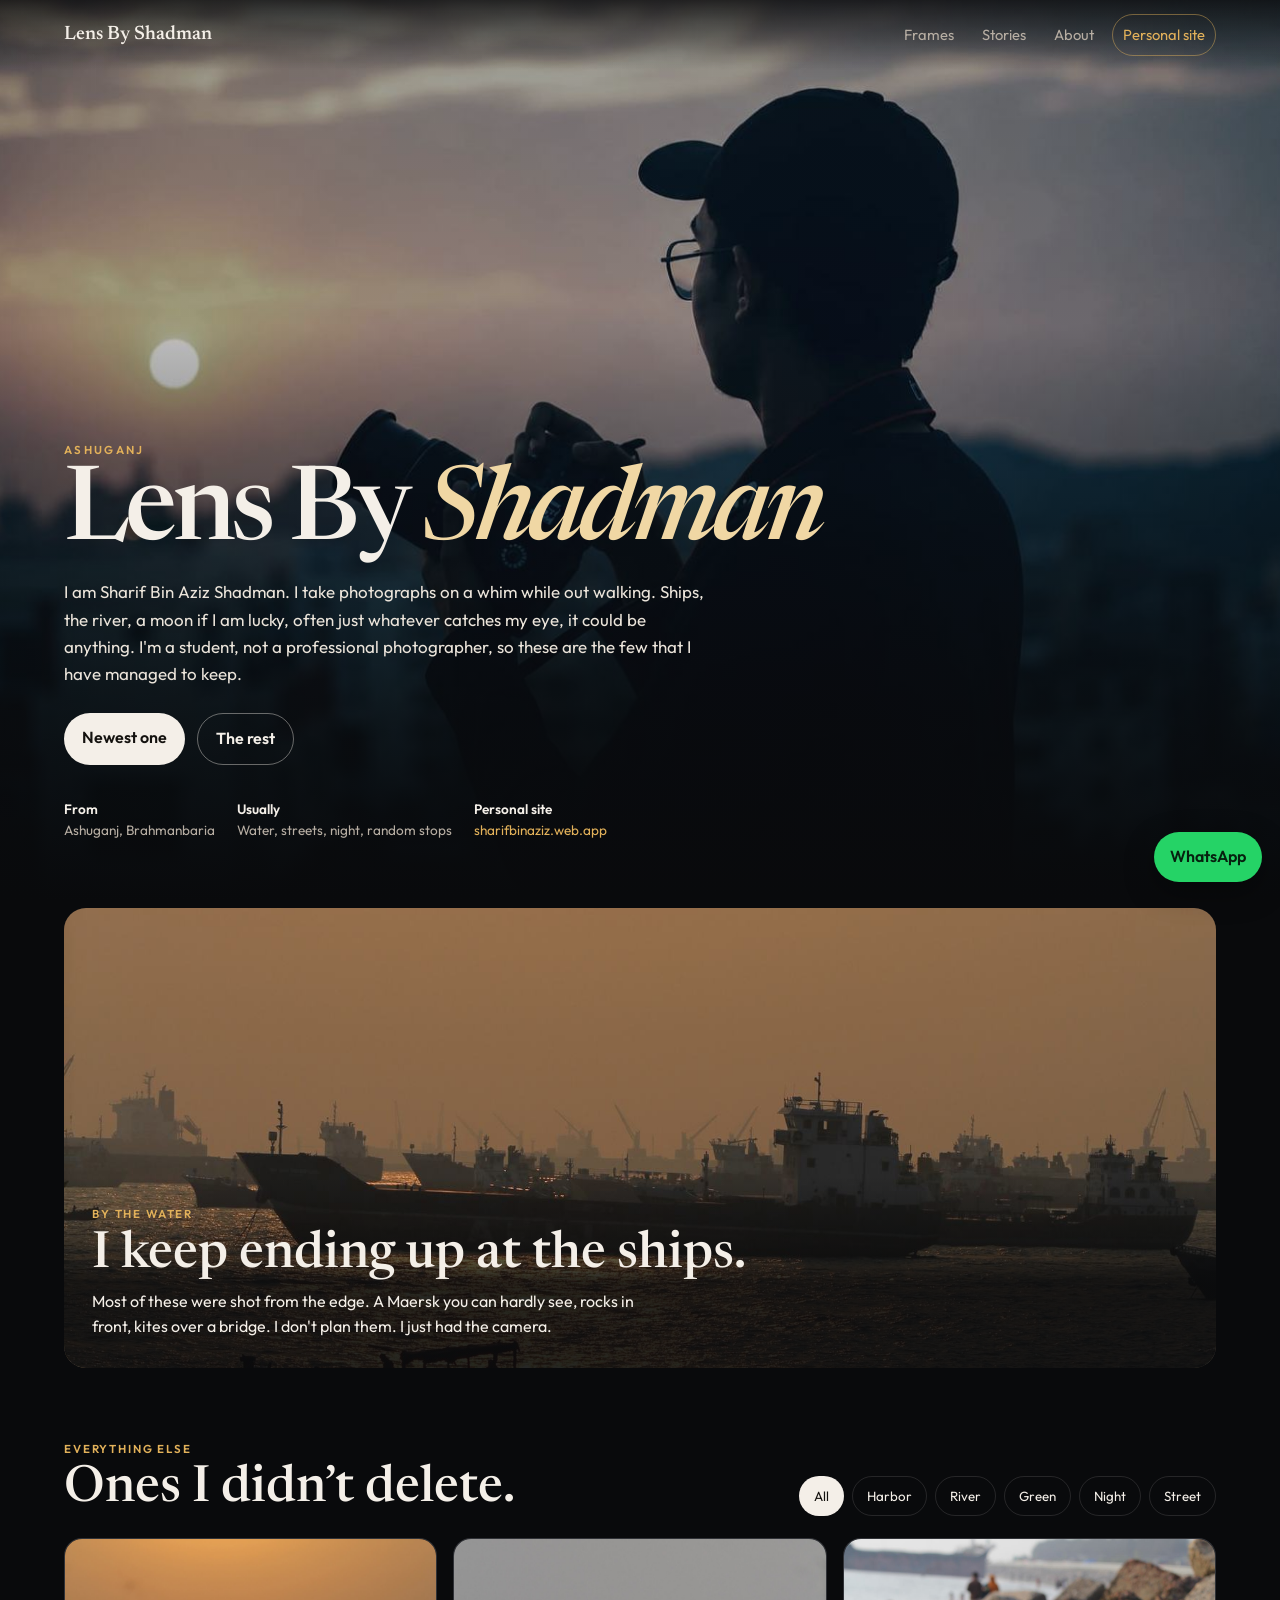
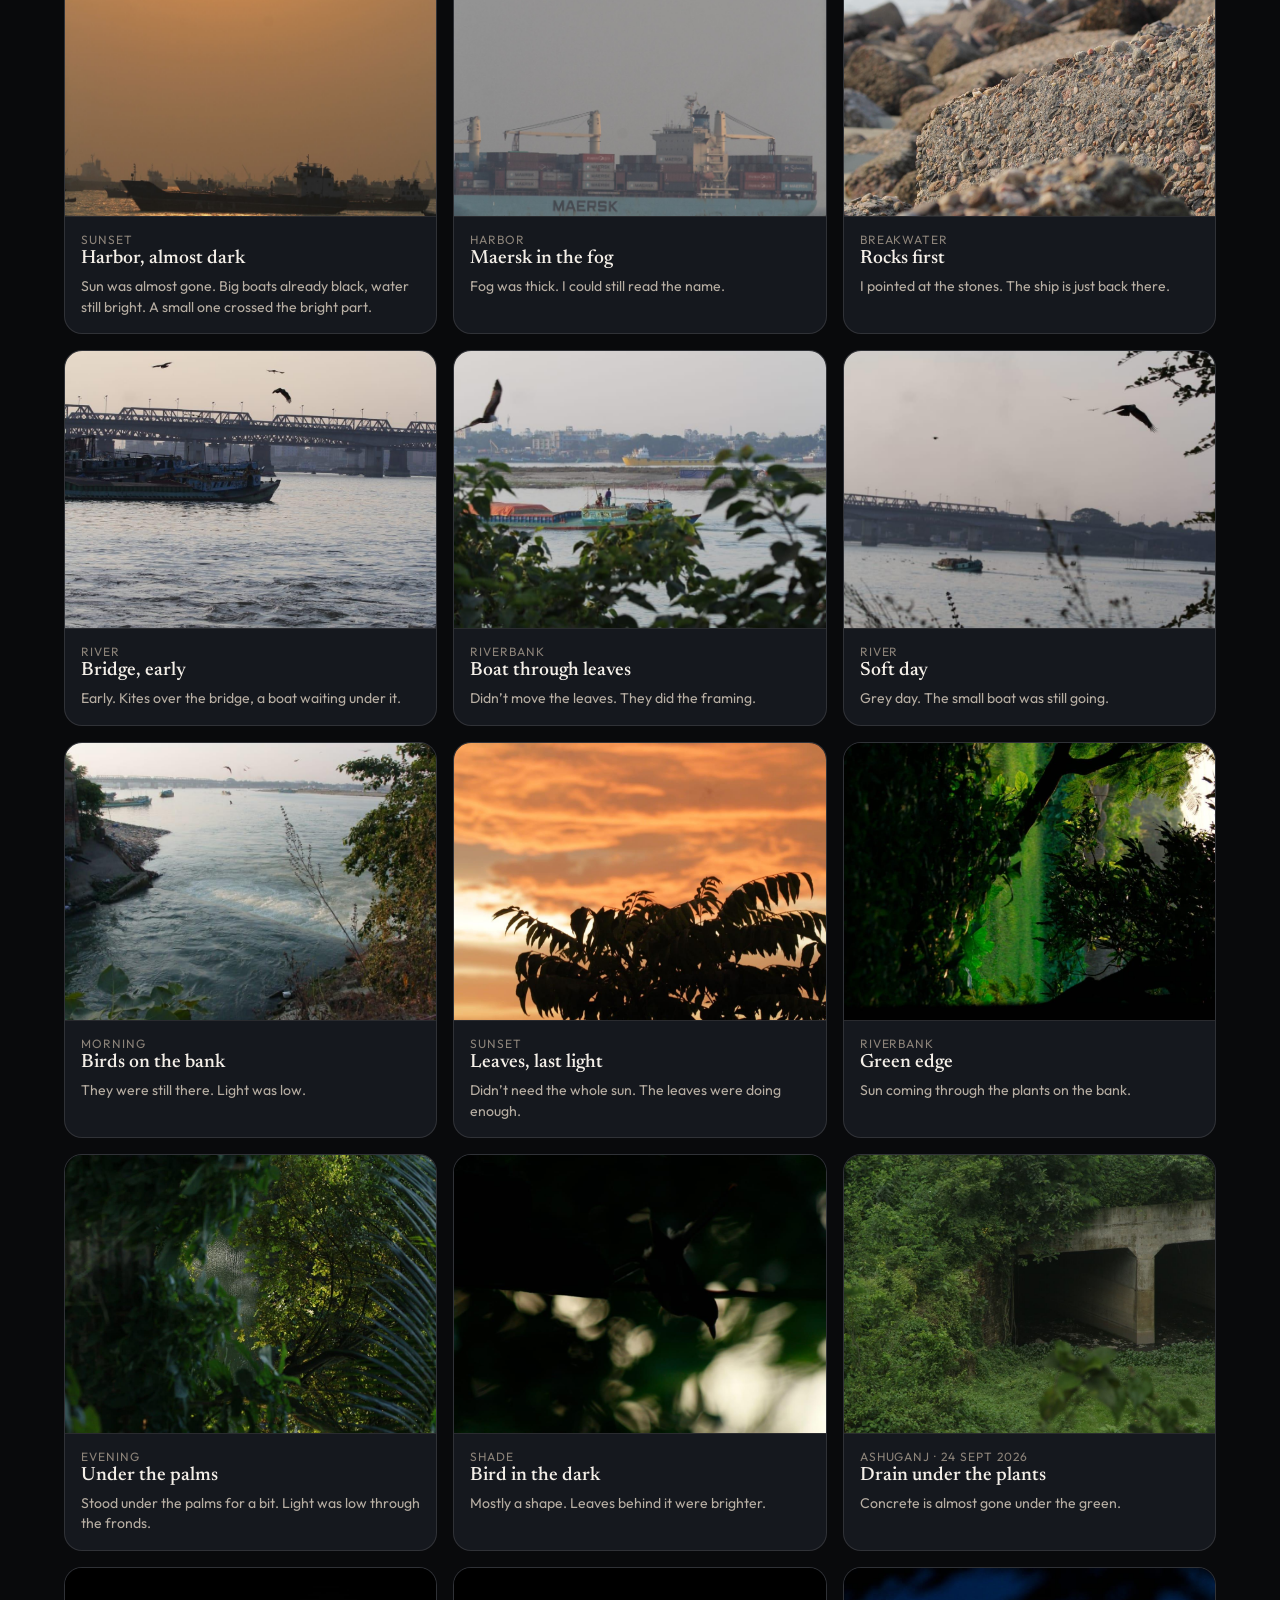
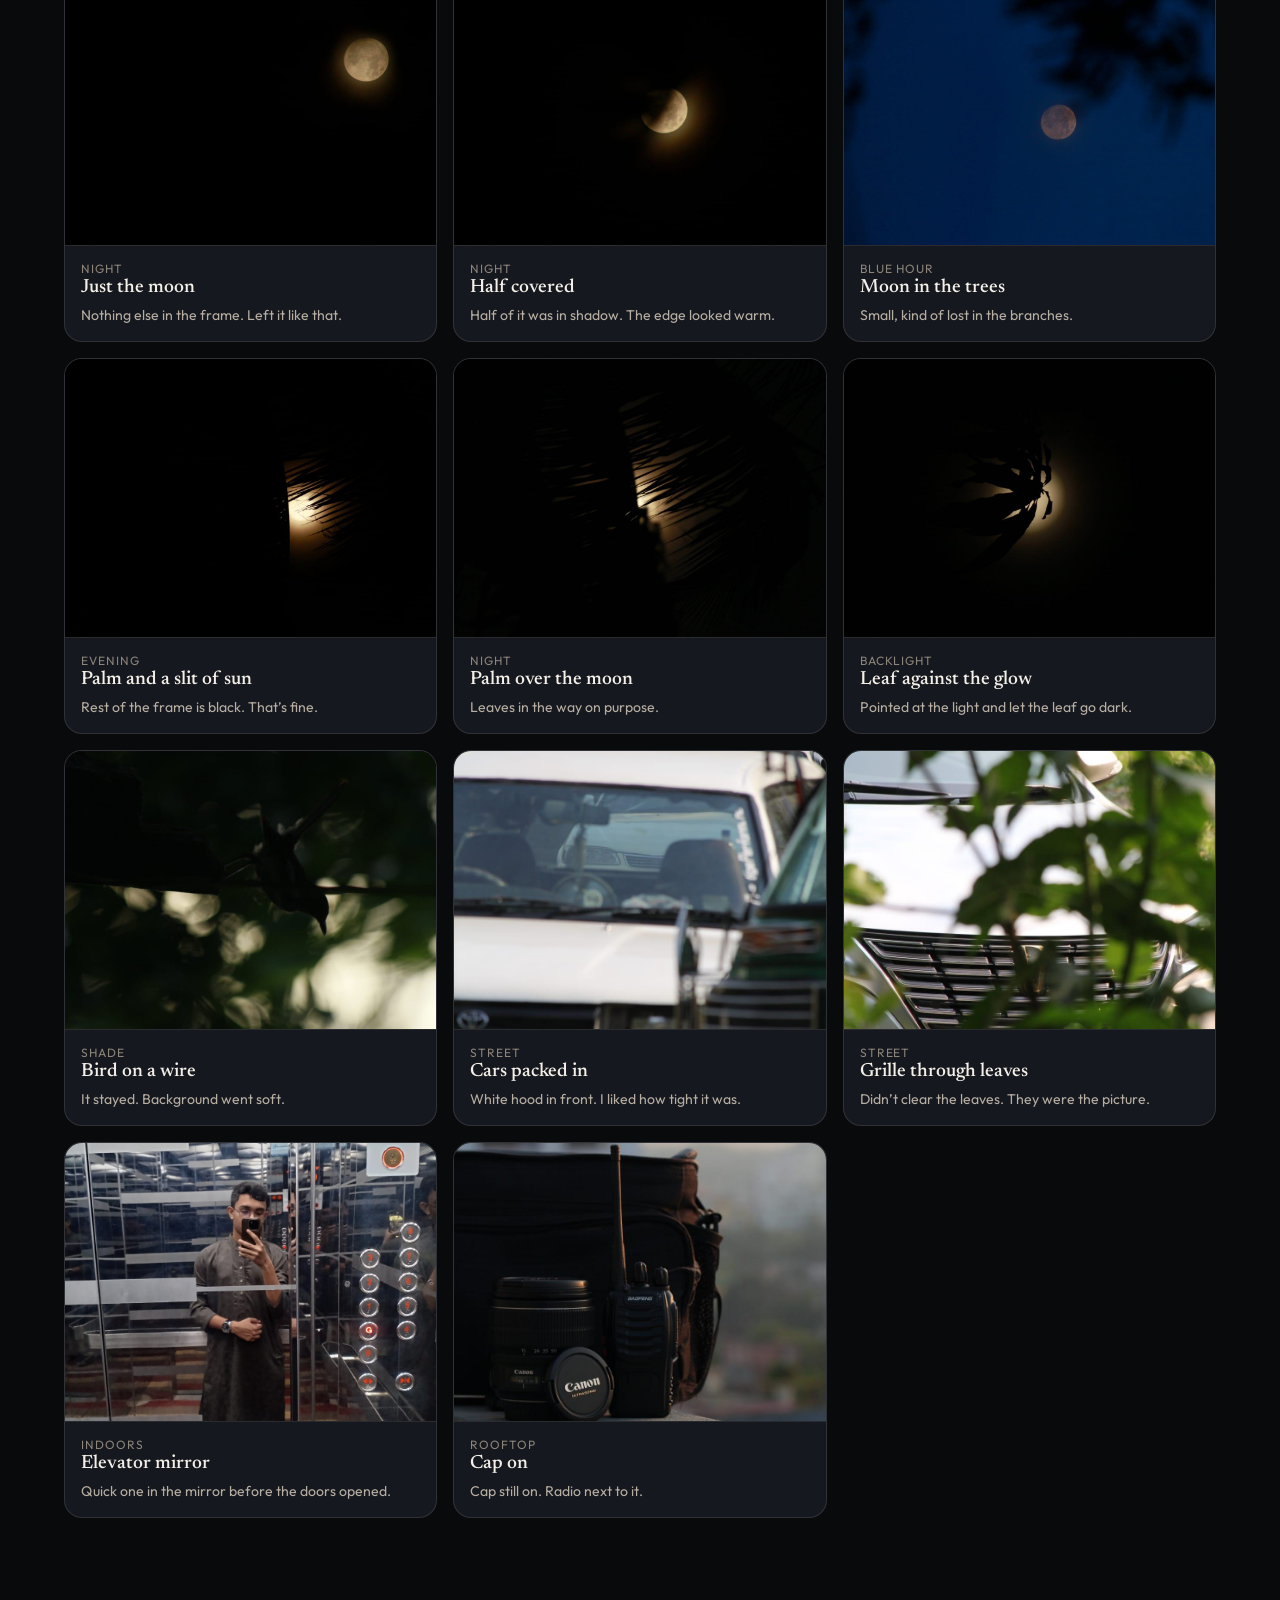
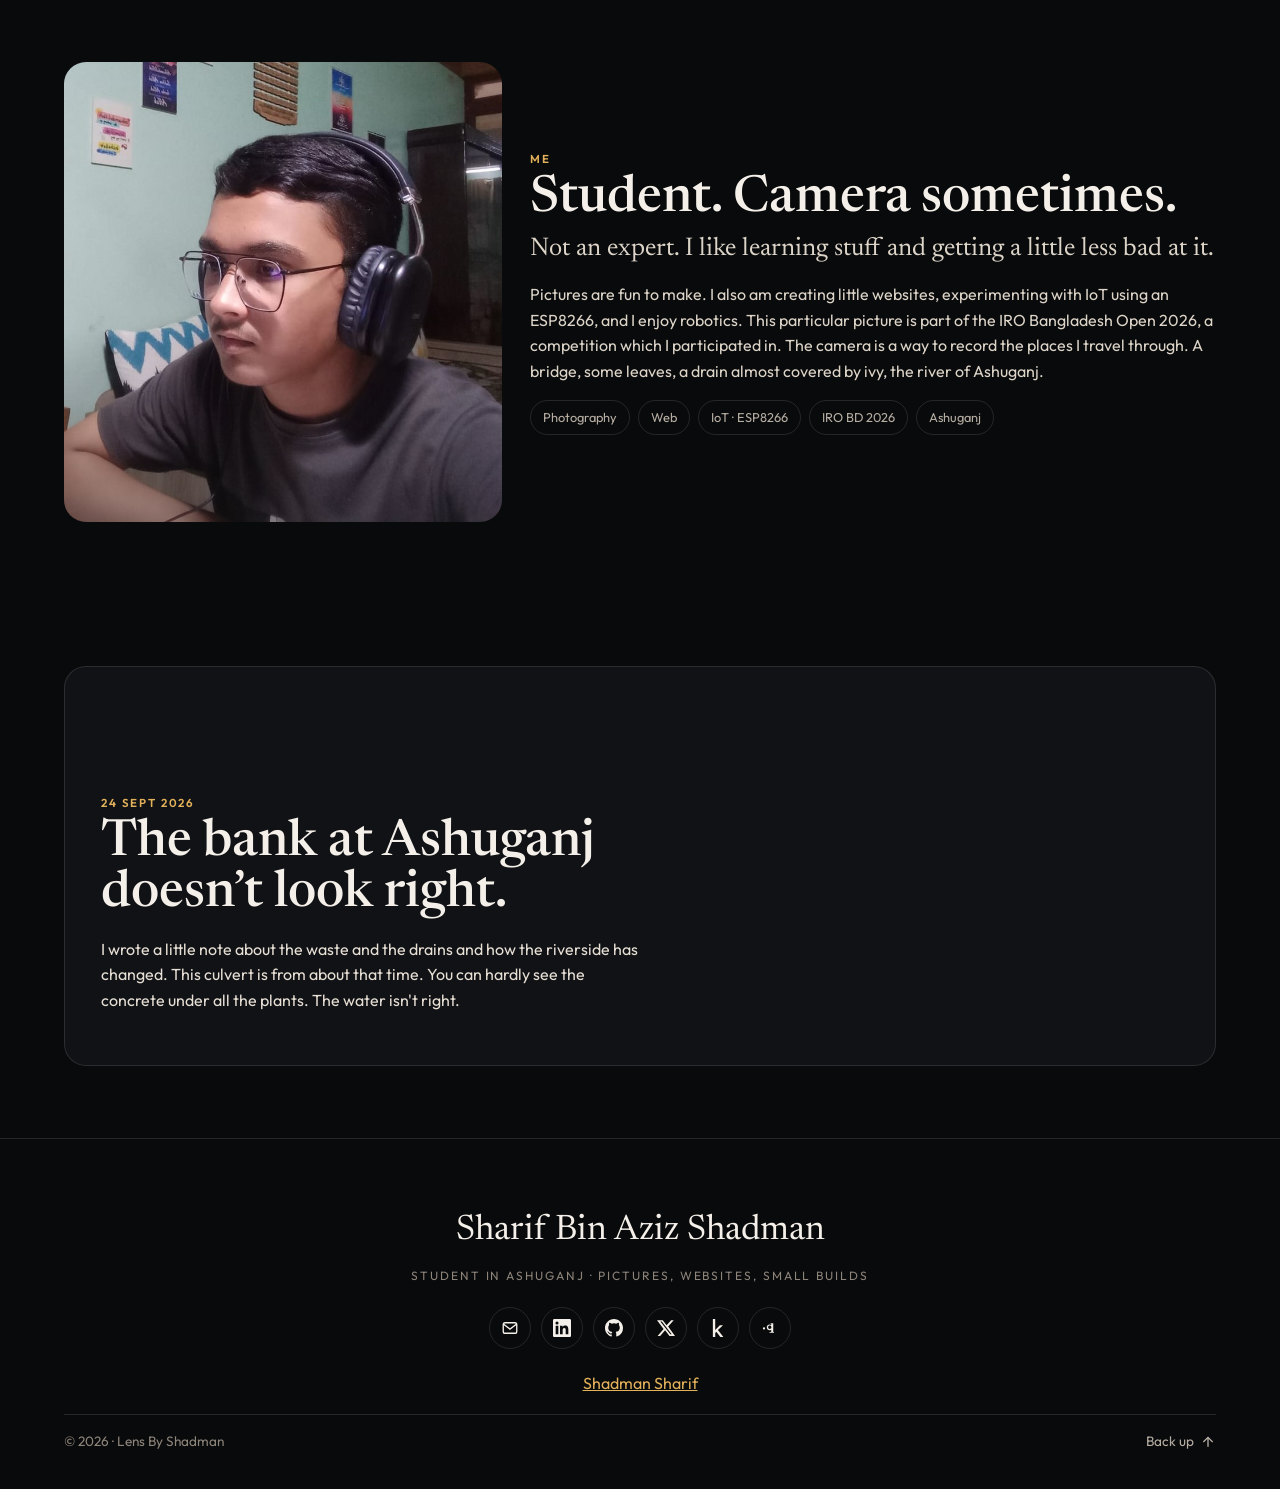
<file: Web file/index.html>
<!DOCTYPE html>
<html lang="en">
<head>
  <meta charset="UTF-8">
  <meta name="viewport" content="width=device-width, initial-scale=1, viewport-fit=cover">
  <title>Lens By Shadman</title>
  <meta name="theme-color" content="#090a0c">
  <link rel="canonical" href="https://sharifbinaziz.web.app/lens/">
  <meta name="description" content="Pictures by Sharif Bin Aziz Shadman, from Ashuganj and wherever the camera happened to be.">
  <link rel="preconnect" href="https://fonts.googleapis.com">
  <link rel="preconnect" href="https://fonts.gstatic.com" crossorigin>
  <link href="https://fonts.googleapis.com/css2?family=Newsreader:ital,opsz,wght@0,6..72,500;0,6..72,600;1,6..72,500&family=Outfit:wght@400;500;600&display=swap" rel="stylesheet">
  <link rel="stylesheet" href="styles.css">
  <link rel="icon" href="data:image/svg+xml,%3Csvg xmlns='http://www.w3.org/2000/svg' viewBox='0 0 32 32'%3E%3Crect fill='%23090a0c' width='32' height='32'/%3E%3Ccircle cx='16' cy='16' r='7' fill='none' stroke='%23e2b15a' stroke-width='2'/%3E%3C/svg%3E">
</head>
<body>
  <div class="progress" id="progress"></div>
  <header class="nav" id="nav">
    <a class="brand" href="#top"><strong>Lens By Shadman</strong></a>
    <button class="nav-toggle" id="navToggle" type="button" aria-label="Open menu" aria-expanded="false" aria-controls="navLinks">Menu</button>
    <nav class="nav-links" id="navLinks" aria-label="Photography">
      <a href="#frames">Frames</a>
      <a href="#frames">Stories</a>
      <a href="#about">About</a>
      <a class="nav-out" href="https://sharifbinaziz.web.app/">Personal site</a>
    </nav>
  </header>

  <main id="top">
    <section class="hero">
      <div class="hero-inner">
        <div class="kicker">Ashuganj</div>
        <h1>Lens By <em>Shadman</em></h1>
        <p class="lede">I am Sharif Bin Aziz Shadman. I take photographs on a whim while out walking. Ships, the river, a moon if I am lucky, often just whatever catches my eye, it could be anything. I'm a student, not a professional photographer, so these are the few that I have managed to keep.</p>
        <div class="hero-actions">
          <a class="btn" href="#frames">Newest one</a>
          <a class="btn ghost" href="#frames">The rest</a>
        </div>
        <div class="hero-meta">
          <div><b>From</b>Ashuganj, Brahmanbaria</div>
          <div><b>Usually</b>Water, streets, night, random stops</div>
          <div><b>Personal site</b><a href="https://sharifbinaziz.web.app/">sharifbinaziz.web.app</a></div>
        </div>
      </div>
    </section>

    <section class="band" aria-label="Harbor evening">
      <img src="assets/harbor-sun.jpg" alt="Ships and small boats on gold water at dusk">
      <div class="band-copy">
        <div class="eyebrow">By the water</div>
        <h2>I keep ending up at the ships.</h2>
        <p>Most of these were shot from the edge. A Maersk you can hardly see, rocks in front, kites over a bridge. I don't plan them. I just had the camera.</p>
      </div>
    </section>

    <section class="wrap" id="frames">
      <div class="section-head">
        <div>
          <div class="eyebrow">Everything else</div>
          <h2>Ones I didn’t delete.</h2>
        </div>
        <div class="filters">
          <button class="active" data-filter="all" type="button">All</button>
          <button data-filter="harbor" type="button">Harbor</button>
          <button data-filter="river" type="button">River</button>
          <button data-filter="green" type="button">Green</button>
          <button data-filter="night" type="button">Night</button>
          <button data-filter="street" type="button">Street</button>
        </div>
      </div>
      <div class="grid" id="gallery"></div>
    </section>

    <section class="wrap about" id="about">
      <div class="about-photo" role="img" aria-label="Sharif Bin Aziz Shadman"></div>
      <div>
        <div class="eyebrow">Me</div>
        <h2>Student. Camera sometimes.</h2>
        <p class="pull">Not an expert. I like learning stuff and getting a little less bad at it.</p>
        <p>Pictures are fun to make. I also am creating little websites, experimenting with IoT using an ESP8266, and I enjoy robotics. This particular picture is part of the IRO Bangladesh Open 2026, a competition which I participated in. The camera is a way to record the places I travel through. A bridge, some leaves, a drain almost covered by ivy, the river of Ashuganj.</p>
        <div class="chips">
          <span>Photography</span>
          <span>Web</span>
          <span>IoT · ESP8266</span>
          <span>IRO BD 2026</span>
          <span>Ashuganj</span>
        </div>
      </div>
    </section>

    <section class="wrap" id="note">
      <article class="note">
        <div class="note-copy">
          <div class="eyebrow">24 Sept 2026</div>
          <h2>The bank at Ashuganj doesn’t look right.</h2>
          <p>I wrote a little note about the waste and the drains and how the riverside has changed. This culvert is from about that time. You can hardly see the concrete under all the plants. The water isn't right.</p>
        </div>
      </article>
    </section>

  </main>

  <footer class="site-footer" id="contact">
    <p class="site-footer__name">Sharif Bin Aziz Shadman</p>
    <p class="site-footer__role">Student in Ashuganj · pictures, websites, small builds</p>
    <ul class="site-footer__social">
      <li><a href="mailto:sha.dmanspie@gmail.com" aria-label="Email"><svg viewBox="0 0 24 24" fill="none" stroke="currentColor" stroke-width="1.8"><rect x="3" y="5" width="18" height="14" rx="2.5"></rect><path d="m3.5 7 8.5 6.5L20.5 7"></path></svg></a></li>
      <li><a href="https://www.linkedin.com/in/shadmansharif20" target="_blank" rel="noopener" aria-label="LinkedIn"><svg viewBox="0 0 24 24" fill="currentColor"><path d="M20.45 20.45h-3.55v-5.57c0-1.33-.03-3.04-1.85-3.04-1.85 0-2.14 1.45-2.14 2.94v5.67H9.35V9h3.41v1.56h.05c.48-.9 1.64-1.85 3.37-1.85 3.6 0 4.27 2.37 4.27 5.46v6.28zM5.34 7.43a2.06 2.06 0 1 1 0-4.12 2.06 2.06 0 0 1 0 4.12zM7.12 20.45H3.56V9h3.56v11.45zM22.23 0H1.77C.79 0 0 .77 0 1.73v20.54C0 23.23.79 24 1.77 24h20.45C23.2 24 24 23.23 24 22.27V1.73C24 .77 23.2 0 22.23 0z"></path></svg></a></li>
      <li><a href="https://github.com/sharifbinaziz" target="_blank" rel="noopener" aria-label="GitHub"><svg viewBox="0 0 24 24" fill="currentColor"><path d="M12 0C5.37 0 0 5.37 0 12c0 5.3 3.44 9.8 8.21 11.39.6.11.79-.26.79-.58v-2.23c-3.34.73-4.03-1.42-4.03-1.42-.55-1.39-1.33-1.76-1.33-1.76-1.09-.74.08-.73.08-.73 1.2.08 1.84 1.24 1.84 1.24 1.07 1.83 2.81 1.3 3.49 1 .11-.78.42-1.3.76-1.6-2.67-.3-5.47-1.33-5.47-5.93 0-1.31.47-2.38 1.24-3.22-.13-.3-.54-1.52.12-3.18 0 0 1-.32 3.3 1.23a11.5 11.5 0 0 1 6.01 0c2.29-1.55 3.3-1.23 3.3-1.23.65 1.66.24 2.88.12 3.18.77.84 1.23 1.91 1.23 3.22 0 4.61-2.81 5.62-5.48 5.92.43.37.82 1.1.82 2.22v3.29c0 .32.19.7.8.58A12 12 0 0 0 24 12c0-6.63-5.37-12-12-12z"></path></svg></a></li>
      <li><a href="https://x.com/shadmansuiii" target="_blank" rel="noopener" aria-label="X"><svg viewBox="0 0 24 24" fill="currentColor"><path d="M18.9 1.5h3.4l-7.4 8.5L24 22.5h-7.4l-5.8-7.6-6.6 7.6H.8l8-9.1L0 1.5h7.6l5.2 6.9 6.1-6.9zm-1.2 18.9h1.9L6.4 3.4H4.4l13.3 17z"></path></svg></a></li>
      <li><a href="https://www.kaggle.com/shadmanspie" target="_blank" rel="noopener" aria-label="Kaggle"><svg viewBox="0 0 24 24" fill="currentColor"><path d="M18.83 23.86c-.02.09-.12.14-.28.14h-3.14c-.19 0-.35-.08-.49-.25l-5.18-6.59-1.45 1.37v5.11c0 .24-.12.35-.35.35H5.5c-.24 0-.35-.12-.35-.35V.35C5.15.12 5.27 0 5.5 0h2.43c.23 0 .35.12.35.35v14.34l6.2-6.27c.17-.17.33-.25.49-.25h3.24c.09 0 .17.03.22.09.05.05.07.12.05.18-.01.1-.05.17-.13.23l-6.44 6.12 6.77 8.51c.06.08.09.15.09.22z"></path></svg></a></li>
      <li><a href="https://www.fiverr.com/sha_dmanspie" target="_blank" rel="noopener" aria-label="Fiverr"><svg viewBox="0 0 24 24" fill="currentColor"><path d="M16.4 5.5h-3.87v.97h1.07v1.47a3.9 3.9 0 0 0-2.17-.68c-1.03 0-1.91.36-2.63 1.08-.73.72-1.09 1.64-1.09 2.75s.36 2.05 1.09 2.77c.72.72 1.6 1.08 2.63 1.08.83 0 1.55-.23 2.17-.68v2.52c0 .19-.08.35-.23.49-.16.13-.35.2-.58.2H11.3v.97h6.1v-.97h-1.07V5.5zM11.67 13.2c-.62 0-1.13-.21-1.55-.64-.41-.43-.62-.97-.62-1.63 0-.65.21-1.2.62-1.62.42-.43.93-.64 1.55-.64s1.13.21 1.54.64c.42.43.62.97.62 1.62 0 .66-.2 1.2-.62 1.63-.41.43-.93.64-1.54.64zM5.5 12.5A1.5 1.5 0 1 1 2.5 12.5 1.5 1.5 0 0 1 5.5 12.5z"></path></svg></a></li>
    </ul>
    <p class="site-bridge"><a href="https://sharifbinaziz.web.app/">Shadman Sharif</a></p>
    <div class="site-footer__bottom">
      <p>© 2026 · Lens By Shadman</p>
      <a class="site-footer__top" href="#top">Back up <svg viewBox="0 0 24 24" fill="none" stroke="currentColor" stroke-width="2"><path d="M12 19V5M5 12l7-7 7 7"></path></svg></a>
    </div>
  </footer>

  <a class="ping-me" href="https://wa.me/8801611683303" target="_blank" rel="noopener">WhatsApp</a>

  <div class="lightbox" id="lightbox" role="dialog" aria-modal="true" aria-label="Picture">
    <button class="close" id="lbClose" type="button">Close</button>
    <button class="lb-nav lb-prev" id="lbPrev" type="button" aria-label="Previous">‹</button>
    <img id="lbImg" alt="">
    <button class="lb-nav lb-next" id="lbNext" type="button" aria-label="Next">›</button>
    <figcaption id="lbCap"></figcaption>
  </div>
  <script src="app.js"></script>
</body>
</html>
</file>
<file: Web file/styles.css>
:root {
  --bg: #090a0c;
  --card: #15181e;
  --ink: #f4efe8;
  --muted: #b7aea3;
  --faint: #8d847a;
  --line: rgba(244, 239, 232, 0.12);
  --gold: #e2b15a;
  --serif: "Newsreader", Georgia, serif;
  --sans: "Outfit", "Avenir Next", sans-serif;
}
* { box-sizing: border-box; }
html { scroll-behavior: smooth; }
body {
  margin: 0;
  background: var(--bg);
  color: var(--ink);
  font-family: var(--sans);
  font-size: 16px;
  line-height: 1.6;
}
img { max-width: 100%; display: block; }
a { color: inherit; }
button, input, textarea { font-family: inherit; }
::selection { background: var(--gold); color: #1a1208; }

.progress {
  position: fixed;
  inset: 0 auto auto 0;
  height: 2px;
  width: 0;
  background: var(--gold);
  z-index: 90;
}
.nav {
  position: fixed;
  inset: 0 0 auto 0;
  z-index: 50;
  display: flex;
  align-items: center;
  justify-content: space-between;
  gap: 16px;
  padding: 14px 5vw;
  background: linear-gradient(to bottom, rgba(9,10,12,0.8), rgba(9,10,12,0.2) 75%, transparent);
}
.nav.scrolled {
  background: rgba(9, 10, 12, 0.92);
  backdrop-filter: blur(16px);
  border-bottom: 1px solid var(--line);
}
.brand { display: flex; align-items: center; gap: 10px; text-decoration: none; }
.mark {
  width: 34px; height: 34px; border-radius: 50%;
  border: 1px solid rgba(226, 177, 90, 0.75);
  display: grid; place-items: center;
  color: var(--gold); font-size: 0.72rem;
}
.brand strong { font-family: var(--serif); font-weight: 560; font-size: 1.22rem; }

.hero {
  min-height: 100vh;
  min-height: 100dvh;
  display: grid;
  align-items: end;
  padding: 120px 5vw 58px;
  background:
    linear-gradient(180deg, rgba(9,10,12,0.25) 0%, rgba(9,10,12,0.15) 36%, rgba(9,10,12,0.82) 80%, #090a0c 100%),
    url("assets/portrait.jpg") center 28% / cover no-repeat;
}
.hero-inner { max-width: 880px; }
.kicker {
  letter-spacing: 0.2em;
  text-transform: uppercase;
  font-size: 0.72rem;
  color: var(--gold);
  font-weight: 600;
}
h1 {
  font-family: var(--serif);
  font-weight: 520;
  font-size: clamp(3.3rem, 8vw, 7rem);
  line-height: 0.9;
  letter-spacing: -0.045em;
  margin: 10px 0 14px;
}
h1 em { font-style: italic; color: #f0d7a4; }
.lede { max-width: 40rem; color: #ebe4da; font-size: 1.06rem; }
.hero-actions { display: flex; gap: 12px; flex-wrap: wrap; margin-top: 26px; }
.btn {
  text-decoration: none;
  border-radius: 999px;
  padding: 12px 18px;
  background: var(--ink);
  color: #14120f;
  font-weight: 600;
}
.btn.ghost { background: transparent; color: var(--ink); border: 1px solid rgba(244,239,232,0.4); }
.hero-meta { display: flex; gap: 22px; flex-wrap: wrap; margin-top: 34px; color: var(--muted); font-size: 0.85rem; }
.hero-meta b { display: block; color: var(--ink); font-weight: 600; }

.wrap { padding: 72px 5vw; }
.section-head { display: flex; justify-content: space-between; align-items: end; gap: 16px; margin-bottom: 22px; }
.eyebrow { letter-spacing: 0.16em; text-transform: uppercase; color: var(--gold); font-size: 0.72rem; font-weight: 600; }
h2 { font-family: var(--serif); font-weight: 520; font-size: clamp(2rem, 4vw, 3.3rem); line-height: 1; margin: 6px 0 0; }
.filters { display: flex; gap: 8px; flex-wrap: wrap; }
.filters button {
  border: 1px solid var(--line);
  background: transparent;
  color: var(--ink);
  border-radius: 999px;
  padding: 8px 14px;
  cursor: pointer;
}
.filters button.active { background: var(--ink); color: #14120f; }

.feature {
  display: grid;
  grid-template-columns: 1.35fr 0.85fr;
  background: var(--card);
  border: 1px solid var(--line);
  border-radius: 22px;
  overflow: hidden;
  margin-bottom: 22px;
}
.feature img { width: 100%; height: auto; max-height: none; object-fit: contain; background: #101216; }
.feature-copy { padding: 28px 24px; display: flex; flex-direction: column; justify-content: center; }
.feature-copy h3 { font-family: var(--serif); font-size: clamp(1.8rem, 3vw, 2.7rem); line-height: 1.05; font-weight: 520; margin: 8px 0 12px; }
.feature-copy p { color: var(--muted); margin: 0; }
.open-frame { margin-top: 18px; color: var(--gold); background: none; border: 0; padding: 0; cursor: pointer; font-weight: 600; text-align: left; }

.band {
  margin: 8px 5vw 0;
  border-radius: 22px;
  position: relative;
  overflow: hidden;
  min-height: 0;
  display: block;
  padding: 0;
  background: #101216;
}
.band img {
  width: 100%;
  height: auto;
  max-height: none;
  object-fit: contain;
  display: block;
  background: #101216;
}
.band-copy {
  position: absolute;
  left: 0; right: 0; bottom: 0;
  padding: 28px;
  background: linear-gradient(180deg, transparent, rgba(9,10,12,0.88) 55%);
}
.band p { max-width: 36rem; margin: 8px 0 0; }

.grid { display: grid; grid-template-columns: repeat(3, 1fr); gap: 16px; }
.card {
  background: var(--card);
  border: 1px solid var(--line);
  border-radius: 18px;
  overflow: hidden;
  cursor: zoom-in;
  text-align: left;
  color: inherit;
  padding: 0;
}
.card img { width: 100%; height: auto; max-height: 420px; object-fit: contain; background: #101216; }
.card div { padding: 14px 14px 16px; }
.card strong { display: block; font-family: var(--serif); font-size: 1.2rem; font-weight: 540; line-height: 1.2; }
.card p { margin: 6px 0 0; color: var(--muted); font-size: 0.88rem; line-height: 1.45; }
.card span { color: var(--faint); font-size: 0.75rem; letter-spacing: 0.08em; text-transform: uppercase; }

.about { display: grid; grid-template-columns: 0.78fr 1.22fr; gap: 28px; align-items: center; }
.about-photo {
  border-radius: 22px;
  min-height: 460px;
  background:
    linear-gradient(to top, rgba(9,10,12,0.4), transparent 42%),
    url("assets/about.jpg") center 18% / cover no-repeat;
}
.about p { color: #ddd4c8; }
.pull { font-family: var(--serif); font-size: clamp(1.4rem, 2vw, 1.75rem); line-height: 1.28; margin: 8px 0 14px; }
.chips { display: flex; flex-wrap: wrap; gap: 8px; margin-top: 16px; }
.chips span { border: 1px solid var(--line); border-radius: 999px; padding: 6px 12px; font-size: 0.8rem; color: var(--muted); }

.note {
  border-radius: 22px;
  overflow: hidden;
  border: 1px solid var(--line);
  min-height: 400px;
  display: grid;
  align-items: end;
  background:
    linear-gradient(100deg, rgba(9,10,12,0.2) 10%, rgba(9,10,12,0.82) 62%),
    url("assets/culvert.jpg") center / cover no-repeat;
}
.note-copy { padding: 36px; max-width: 620px; }
.note-copy p { color: #e7dfd4; }

.contact { display: grid; grid-template-columns: 1fr 1fr; gap: 28px; }
.links { display: grid; margin-top: 16px; }
.links a {
  text-decoration: none;
  border-bottom: 1px solid var(--line);
  padding: 11px 0;
  display: flex;
  justify-content: space-between;
  gap: 12px;
}
.links a:hover { color: var(--gold); }
form {
  background: var(--card);
  border: 1px solid var(--line);
  border-radius: 20px;
  padding: 18px;
  display: grid;
  gap: 12px;
}
label { font-size: 0.75rem; letter-spacing: 0.08em; text-transform: uppercase; color: var(--faint); }
input, textarea {
  width: 100%;
  border: 1px solid var(--line);
  background: #0e1014;
  color: var(--ink);
  border-radius: 12px;
  padding: 12px;
  font-size: 16px;
}
textarea { min-height: 120px; resize: vertical; }
form button {
  border: 0;
  background: var(--gold);
  color: #1a1208;
  border-radius: 999px;
  padding: 12px 16px;
  cursor: pointer;
  font-weight: 700;
}
.form-note { min-height: 1.2em; color: #d7e7c8; font-size: 0.9rem; margin: 0; }
.site-footer {
  padding: 64px 5vw 36px;
  border-top: 1px solid var(--line);
  text-align: center;
}
.site-footer__name {
  font-family: var(--serif);
  font-size: clamp(1.6rem, 3vw, 2.2rem);
  margin: 0;
}
.site-footer__role {
  margin: 6px 0 22px;
  letter-spacing: 0.16em;
  text-transform: uppercase;
  color: var(--faint);
  font-size: 0.75rem;
}
.site-footer__social {
  list-style: none;
  display: flex;
  justify-content: center;
  gap: 10px;
  padding: 0;
  margin: 0 0 22px;
}
.site-footer__social a {
  width: 42px;
  height: 42px;
  border: 1px solid var(--line);
  border-radius: 50%;
  display: grid;
  place-items: center;
  color: var(--ink);
}
.site-footer__social a:hover { color: var(--gold); border-color: var(--gold); }
.site-footer__social svg { width: 18px; height: 18px; }
.site-footer__bottom {
  display: flex;
  justify-content: space-between;
  gap: 12px;
  color: var(--faint);
  font-size: 0.85rem;
  border-top: 1px solid var(--line);
  padding-top: 16px;
}
.site-footer__bottom p { margin: 0; }
.site-footer__top {
  display: inline-flex;
  align-items: center;
  gap: 6px;
  text-decoration: none;
  color: var(--muted);
}
.site-footer__top svg { width: 16px; height: 16px; }
.ping-me {
  position: fixed;
  right: 18px;
  bottom: 18px;
  z-index: 60;
  background: #25d366;
  color: #06210f;
  text-decoration: none;
  font-weight: 600;
  border-radius: 999px;
  padding: 12px 16px;
  box-shadow: 0 10px 30px rgba(0,0,0,0.35);
}
.ping-me:hover { filter: brightness(1.05); }
footer { display: block; }
@media (max-width: 900px) {
  .site-footer__bottom { flex-direction: column; align-items: center; text-align: center; }
  .ping-me { right: 12px; bottom: 12px; }
}

.lightbox {
  position: fixed;
  inset: 0;
  background: rgba(5, 6, 8, 0.94);
  z-index: 100;
  display: none;
  align-items: center;
  justify-content: center;
  padding: 70px 18px 78px;
}
.lightbox.open { display: flex; }
.lightbox img { max-width: min(1080px, calc(100vw - 108px)); max-height: 76vh; object-fit: contain; border-radius: 10px; }
.lightbox figcaption {
  position: absolute;
  left: 16px; right: 16px; bottom: 16px;
  text-align: center;
  font-family: var(--serif);
}
.lightbox .close, .lb-nav {
  position: absolute;
  border: 1px solid rgba(255,255,255,0.25);
  background: rgba(255,255,255,0.08);
  color: white;
  cursor: pointer;
}
.lightbox .close { top: 14px; right: 14px; border-radius: 999px; padding: 8px 12px; }
.lb-nav { top: 50%; transform: translateY(-50%); width: 44px; height: 44px; border-radius: 50%; font-size: 1.4rem; }
.lb-prev { left: 10px; }
.lb-next { right: 10px; }

@media (max-width: 900px) {
  .feature, .about, .contact { grid-template-columns: 1fr; }
  .grid { grid-template-columns: 1fr; }
  .about-photo { min-height: 380px; }
  .note { min-height: 480px; }
  .hero { padding-top: 104px; background-position: center 22%; }
  .section-head { align-items: start; flex-direction: column; }
}
@media (min-width: 680px) and (max-width: 900px) {
  .grid { grid-template-columns: 1fr 1fr; }
}
@media (max-width: 420px) {
  .hero { padding-left: 20px; padding-right: 20px; }
  .wrap, .band { padding-left: 20px; padding-right: 20px; }
  .band { margin-left: 16px; margin-right: 16px; }
  h1 { font-size: 3.05rem; }
}

/* Separate-site chrome: nav, phone, and the link home */
.nav-links{display:flex;align-items:center;gap:8px}
.nav-links a{
  text-decoration:none;
  color:var(--muted);
  font-size:.92rem;
  padding:8px 10px;
  border-radius:999px;
}
.nav-links a:hover{color:var(--ink)}
.nav-out{
  border:1px solid rgba(226,177,90,.45);
  color:var(--gold)!important;
}
.nav-toggle{
  display:none;
  border:1px solid var(--line);
  background:transparent;
  color:var(--ink);
  border-radius:999px;
  min-height:40px;
  padding:8px 14px;
  cursor:pointer;
}
.hero-meta a{color:var(--gold);text-decoration:none}
.text-link{
  display:inline-block;
  margin-top:14px;
  color:var(--gold);
  font-weight:600;
}
.site-bridge{color:var(--muted);margin:0 0 18px}
.site-bridge a{color:var(--gold)}
.filters button{min-height:40px}
.card:focus-visible,.btn:focus-visible,.nav-links a:focus-visible,.nav-toggle:focus-visible{
  outline:2px solid var(--gold);
  outline-offset:3px;
}
@media (max-width:760px){
  .nav-toggle{display:inline-flex;margin-left:auto}
  .nav-links{
    display:none;
    position:absolute;
    top:calc(100% + 8px);
    left:16px;
    right:16px;
    flex-direction:column;
    align-items:stretch;
    padding:10px;
    background:rgba(9,10,12,.96);
    border:1px solid var(--line);
    border-radius:18px;
  }
  .nav-links.open{display:flex}
  .nav-links a{padding:14px 12px;min-height:48px}
  .brand strong{font-size:1.02rem}
  .lightbox{padding:64px 8px 92px}
  .lightbox img{max-width:100%;max-height:68vh}
  .lb-nav{top:auto;bottom:18px;transform:none}
  .lb-prev{left:18px}
  .lb-next{right:18px}
  .ping-me{bottom:max(12px,env(safe-area-inset-bottom))}
  .site-footer{padding-bottom:88px}
}
@media (prefers-reduced-motion:reduce){
  html{scroll-behavior:auto}
}

.brand .mark{display:none}
.brand strong{margin-left:0}

.note {
  background: #101216;
}
.note img.note-photo {
  width: 100%;
  height: auto;
  display: block;
  object-fit: contain;
}

/* Even photo frames */
.feature{align-items:stretch}
.feature img{
  width:100%;
  height:100%;
  min-height:340px;
  max-height:520px;
  object-fit:cover;
  object-position:center 58%;
  background:#101216;
}
.band{min-height:460px}
.band img{
  position:absolute;
  inset:0;
  width:100%;
  height:100%;
  object-fit:cover;
  object-position:center 74%;
}
.band-copy{z-index:1}
.grid{align-items:stretch}
.card{
  display:flex;
  flex-direction:column;
  border-radius:18px;
  transition:transform .2s ease, border-color .2s ease;
}
.card:hover{transform:translateY(-4px);border-color:rgba(226,177,90,.5)}
.frame{
  display:block;
  aspect-ratio:4/3;
  overflow:hidden;
  background:#0e1014;
  border-bottom:1px solid var(--line);
}
.frame img,.card img{
  width:100%;
  height:100%;
  max-height:none;
  object-fit:cover;
  object-position:center;
  display:block;
}
.card div{padding:14px 16px 16px}
@media (max-width:900px){
  .feature{grid-template-columns:1fr}
  .feature img{min-height:240px;max-height:360px}
  .grid{grid-template-columns:1fr 1fr}
  .band{min-height:320px}
}
@media (max-width:560px){
  .grid{grid-template-columns:1fr}
  .frame{aspect-ratio:3/2}
  .filters button{min-height:44px}
  .site-footer{padding-bottom:96px}
}
</file>
